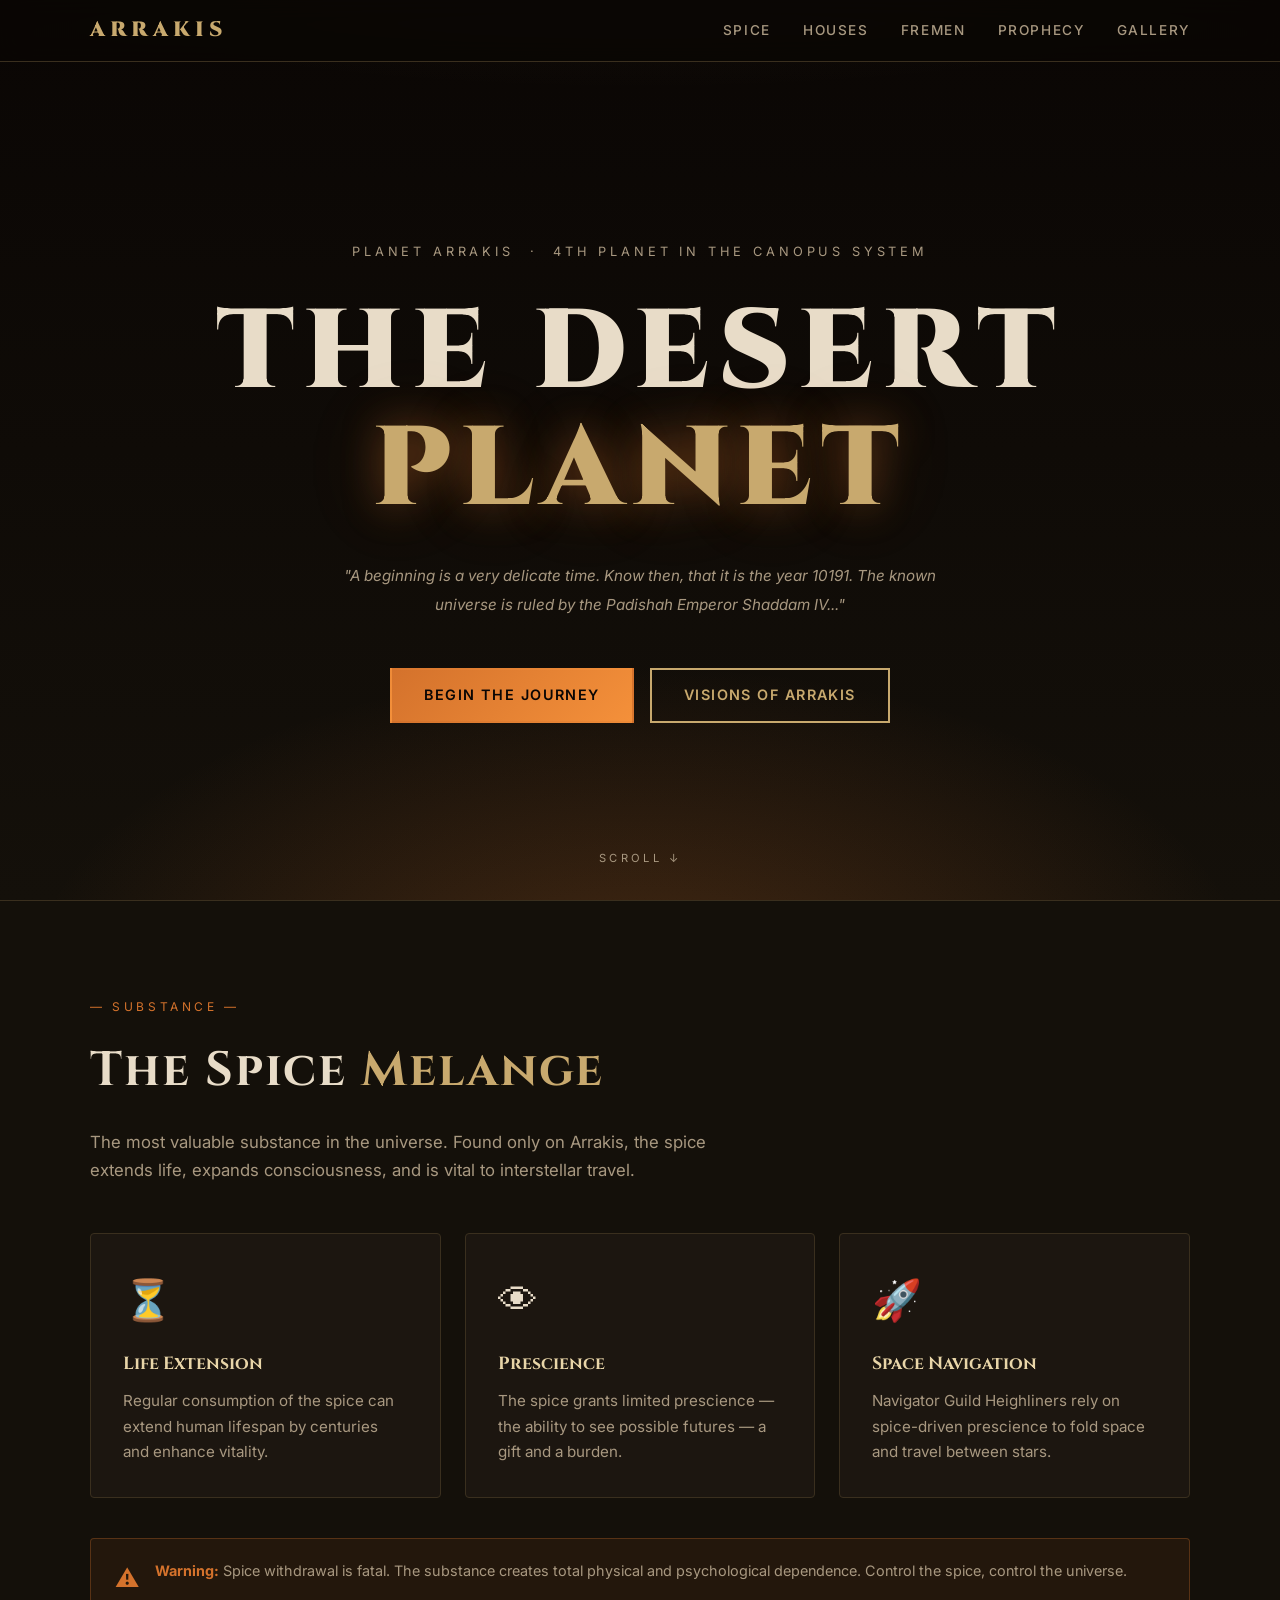
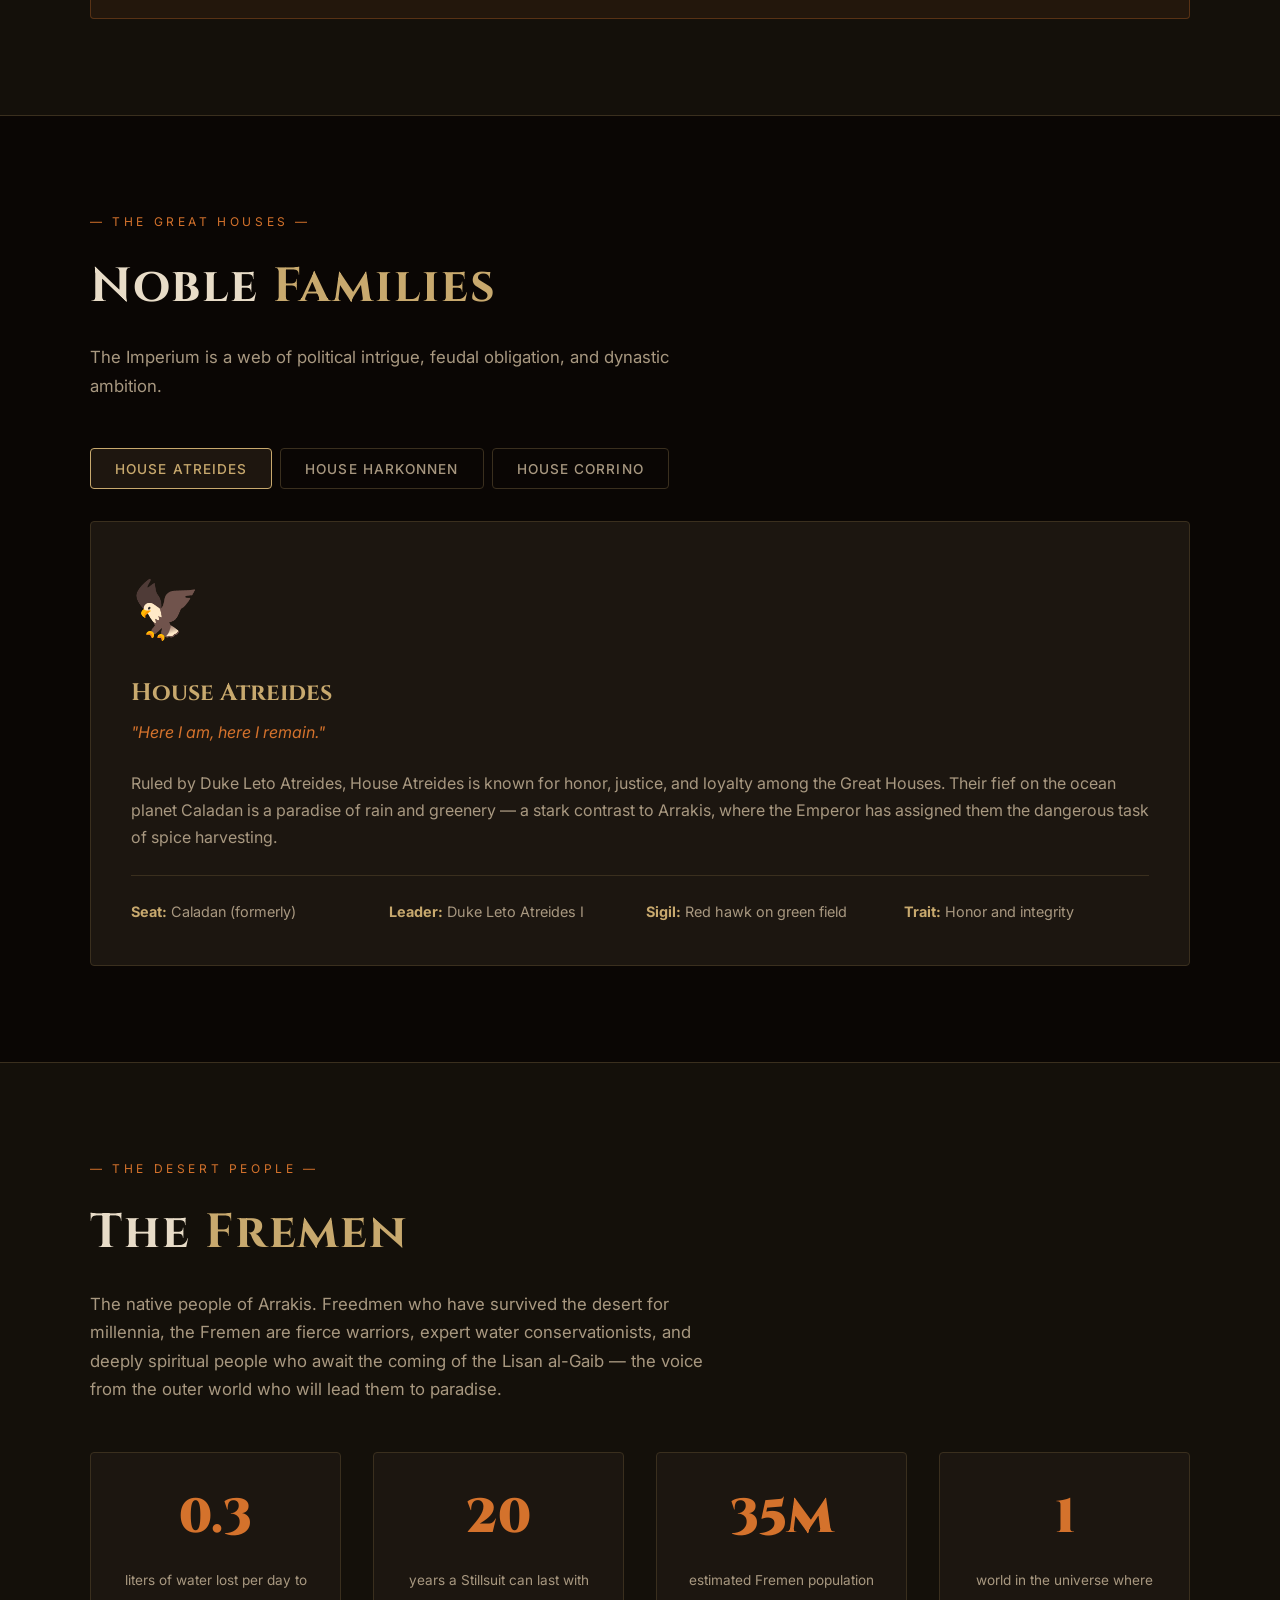
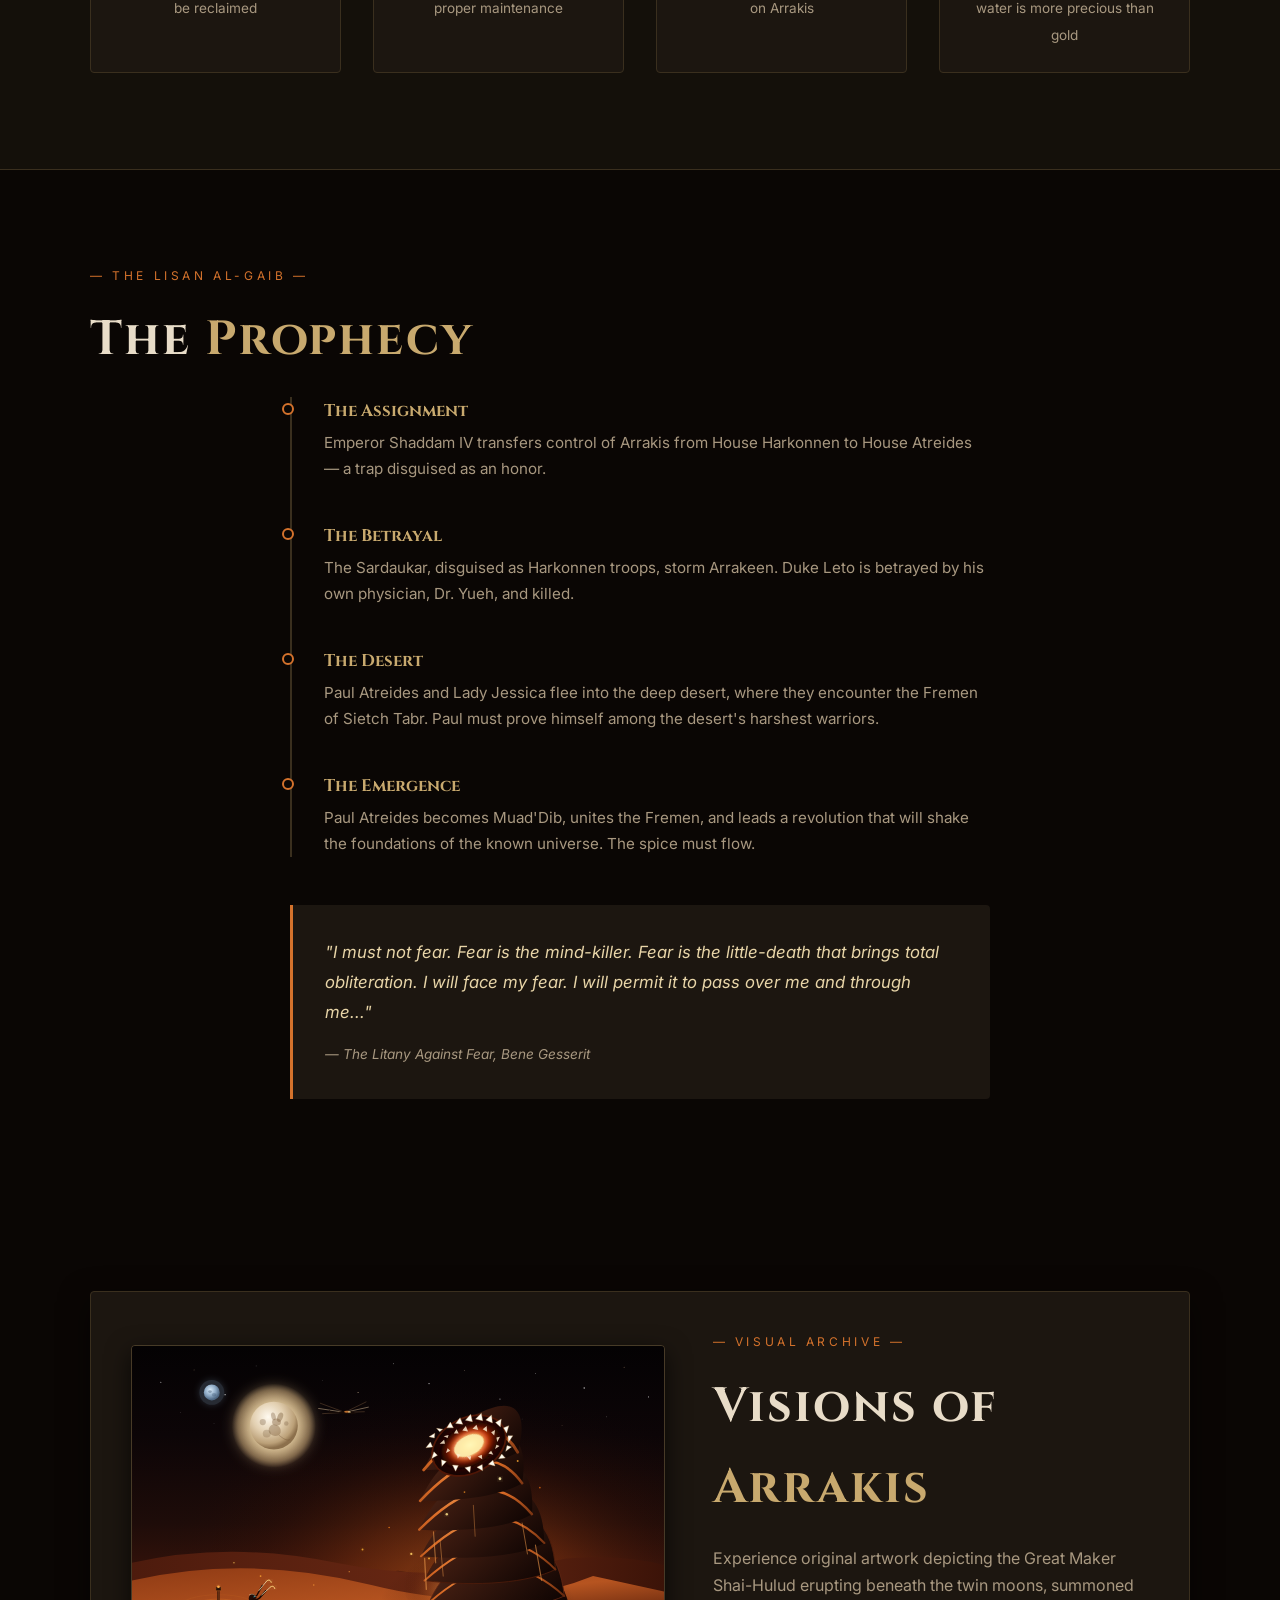
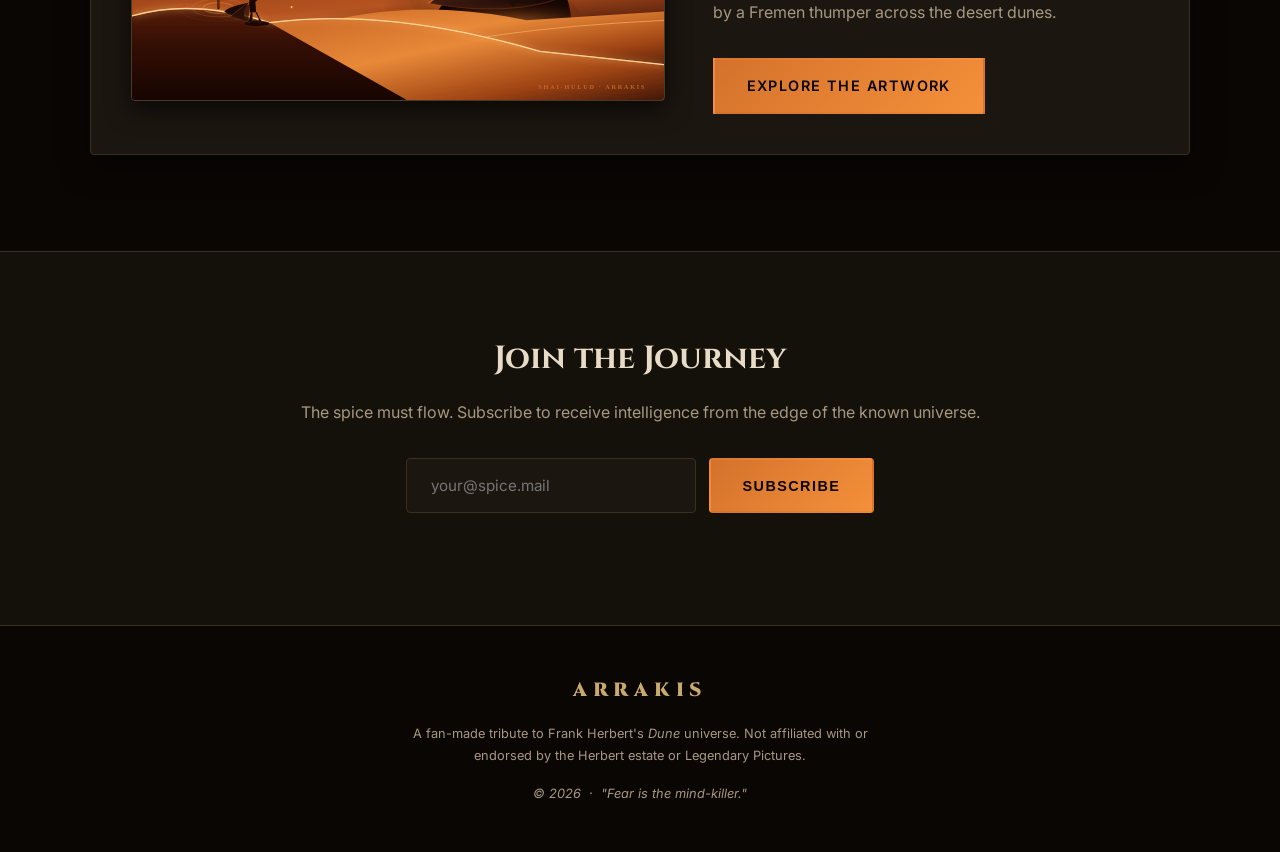
<file: index.html>
<!DOCTYPE html>
<html lang="en">
<head>
  <meta charset="UTF-8" />
  <meta name="viewport" content="width=device-width, initial-scale=1.0" />
  <meta name="description" content="ARRAKIS — The Desert Planet. Experience the world of Dune: spice, sandworms, and the path of the Lisan al-Gaib." />
  <title>ARRAKIS — The Desert Planet</title>
  <link rel="stylesheet" href="styles.css" />
</head>
<body>
  <header class="site-header">
    <div class="container header-inner">
      <a class="logo" href="#top">ARRAKIS</a>
      <nav class="main-nav" id="mainNav">
        <a href="#spice">Spice</a>
        <a href="#houses">Houses</a>
        <a href="#fremen">Fremen</a>
        <a href="#prophecy">Prophecy</a>
        <a href="gallery.html">Gallery</a>
      </nav>
      <button class="nav-toggle" id="navToggle" aria-label="Toggle navigation" aria-expanded="false">
        <span></span><span></span><span></span>
      </button>
    </div>
  </header>

  <main id="top">
    <!-- Hero -->
    <section class="hero">
      <div class="sand-particles" id="sandParticles"></div>
      <div class="container hero-inner">
        <p class="hero-eyebrow"> Planet Arrakis &nbsp;·&nbsp; 4th planet in the Canopus system</p>
        <h1 class="hero-title">
          <span class="line">THE DESERT</span>
          <span class="line glow">PLANET</span>
        </h1>
        <p class="hero-quote">"A beginning is a very delicate time. Know then, that it is the year 10191. The known universe is ruled by the Padishah Emperor Shaddam IV..."</p>
        <div class="hero-actions">
          <a class="btn btn-spice" href="#prophecy">Begin the Journey</a>
          <a class="btn btn-outline" href="gallery.html">Visions of Arrakis</a>
        </div>
      </div>
      <div class="hero-scroll" aria-hidden="true">SCROLL ↓</div>
    </section>

    <!-- Spice section -->
    <section id="spice" class="section spice-section">
      <div class="container">
        <div class="section-label">— Substance —</div>
        <h2 class="section-title">The Spice <span class="accent">Melange</span></h2>
        <p class="section-lead">The most valuable substance in the universe. Found only on Arrakis, the spice extends life, expands consciousness, and is vital to interstellar travel.</p>
        <div class="card-grid">
          <article class="card spice-card">
            <div class="card-icon">⏳</div>
            <h3>Life Extension</h3>
            <p>Regular consumption of the spice can extend human lifespan by centuries and enhance vitality.</p>
          </article>
          <article class="card spice-card">
            <div class="card-icon">👁</div>
            <h3>Prescience</h3>
            <p>The spice grants limited prescience — the ability to see possible futures — a gift and a burden.</p>
          </article>
          <article class="card spice-card">
            <div class="card-icon">🚀</div>
            <h3>Space Navigation</h3>
            <p>Navigator Guild Heighliners rely on spice-driven prescience to fold space and travel between stars.</p>
          </article>
        </div>
        <div class="spice-warning">
          <span class="warn-icon">⚠</span>
          <p><strong>Warning:</strong> Spice withdrawal is fatal. The substance creates total physical and psychological dependence. Control the spice, control the universe.</p>
        </div>
      </div>
    </section>

    <!-- Houses section -->
    <section id="houses" class="section houses-section">
      <div class="container">
        <div class="section-label">— The Great Houses —</div>
        <h2 class="section-title">Noble <span class="accent">Families</span></h2>
        <p class="section-lead">The Imperium is a web of political intrigue, feudal obligation, and dynastic ambition.</p>

        <div class="house-tabs" id="houseTabs">
          <button class="house-tab active" data-house="atreides">House Atreides</button>
          <button class="house-tab" data-house="harkonnen">House Harkonnen</button>
          <button class="house-tab" data-house="corrino">House Corrino</button>
        </div>

        <div class="house-panels" id="housePanels">
          <article class="house-panel active" data-house="atreides">
            <div class="house-emblem">🦅</div>
            <h3>House Atreides</h3>
            <p class="house-motto">"Here I am, here I remain."</p>
            <p>Ruled by Duke Leto Atreides, House Atreides is known for honor, justice, and loyalty among the Great Houses. Their fief on the ocean planet Caladan is a paradise of rain and greenery — a stark contrast to Arrakis, where the Emperor has assigned them the dangerous task of spice harvesting.</p>
            <ul class="house-facts">
              <li><strong>Seat:</strong> Caladan (formerly)</li>
              <li><strong>Leader:</strong> Duke Leto Atreides I</li>
              <li><strong>Sigil:</strong> Red hawk on green field</li>
              <li><strong>Trait:</strong> Honor and integrity</li>
            </ul>
          </article>

          <article class="house-panel" data-house="harkonnen">
            <div class="house-emblem">🐏</div>
            <h3>House Harkonnen</h3>
            <p class="house-motto">"Fear is the mind-killer."</p>
            <p>The Harkonnen dynasty, led by the grotesquely obese Baron Vladimir Harkonnen, thrives on cruelty, exploitation, and treachery. Their homeworld of Giedi Prime is an industrial wasteland of pollution and slave labor. For generations, they have been the bitter enemies of House Atreides.</p>
            <ul class="house-facts">
              <li><strong>Seat:</strong> Giedi Prime</li>
              <li><strong>Leader:</strong> Baron Vladimir Harkonnen</li>
              <li><strong>Sigil:</strong> Black ram on yellow field</li>
              <li><strong>Trait:</strong> Cruelty and greed</li>
            </ul>
          </article>

          <article class="house-panel" data-house="corrino">
            <div class="house-emblem">🦁</div>
            <h3>House Corrino</h3>
            <p class="house-motto">"The throne is earned by blood."</p>
            <p>The Corrino family has ruled the known universe for over 10,000 years since the Butlerian Jihad. Padishah Emperor Shaddam IV sits on the Golden Lion Throne, but his power is balanced — and threatened — by the Landsraad of Great Houses and the Spacing Guild.</p>
            <ul class="house-facts">
              <li><strong>Seat:</strong> Kaitain</li>
              <li><strong>Leader:</strong> Padishah Emperor Shaddam IV</li>
              <li><strong>Sigil:</strong> Golden lion</li>
              <li><strong>Trait:</strong> Political cunning</li>
            </ul>
          </article>
        </div>
      </div>
    </section>

    <!-- Fremen section -->
    <section id="fremen" class="section fremen-section">
      <div class="container fremen-inner">
        <div class="section-label">— The Desert People —</div>
        <h2 class="section-title">The <span class="accent">Fremen</span></h2>
        <p class="section-lead">The native people of Arrakis. Freedmen who have survived the desert for millennia, the Fremen are fierce warriors, expert water conservationists, and deeply spiritual people who await the coming of the Lisan al-Gaib — the voice from the outer world who will lead them to paradise.</p>
        <div class="fremen-grid">
          <div class="fremen-stat">
            <span class="stat-number">0.3</span>
            <span class="stat-label">liters of water lost per day to be reclaimed</span>
          </div>
          <div class="fremen-stat">
            <span class="stat-number">20</span>
            <span class="stat-label">years a Stillsuit can last with proper maintenance</span>
          </div>
          <div class="fremen-stat">
            <span class="stat-number">35M</span>
            <span class="stat-label">estimated Fremen population on Arrakis</span>
          </div>
          <div class="fremen-stat">
            <span class="stat-number">1</span>
            <span class="stat-label">world in the universe where water is more precious than gold</span>
          </div>
        </div>
      </div>
    </section>

    <!-- Prophecy section -->
    <section id="prophecy" class="section prophecy-section">
      <div class="container">
        <div class="section-label">— The Lisan al-Gaib —</div>
        <h2 class="section-title">The <span class="accent">Prophecy</span></h2>
        <div class="prophecy-timeline">
          <div class="timeline-item">
            <div class="timeline-dot"></div>
            <div class="timeline-content">
              <h4>The Assignment</h4>
              <p>Emperor Shaddam IV transfers control of Arrakis from House Harkonnen to House Atreides — a trap disguised as an honor.</p>
            </div>
          </div>
          <div class="timeline-item">
            <div class="timeline-dot"></div>
            <div class="timeline-content">
              <h4>The Betrayal</h4>
              <p>The Sardaukar, disguised as Harkonnen troops, storm Arrakeen. Duke Leto is betrayed by his own physician, Dr. Yueh, and killed.</p>
            </div>
          </div>
          <div class="timeline-item">
            <div class="timeline-dot"></div>
            <div class="timeline-content">
              <h4>The Desert</h4>
              <p>Paul Atreides and Lady Jessica flee into the deep desert, where they encounter the Fremen of Sietch Tabr. Paul must prove himself among the desert's harshest warriors.</p>
            </div>
          </div>
          <div class="timeline-item">
            <div class="timeline-dot"></div>
            <div class="timeline-content">
              <h4>The Emergence</h4>
              <p>Paul Atreides becomes Muad'Dib, unites the Fremen, and leads a revolution that will shake the foundations of the known universe. The spice must flow.</p>
            </div>
          </div>
        </div>
        <blockquote class="prophecy-quote">
          <p>"I must not fear. Fear is the mind-killer. Fear is the little-death that brings total obliteration. I will face my fear. I will permit it to pass over me and through me..."</p>
          <cite>— The Litany Against Fear, Bene Gesserit</cite>
        </blockquote>
      </div>
    </section>

    <!-- Gallery Teaser Section -->
    <section class="section gallery-teaser-section">
      <div class="container">
        <div class="gallery-teaser-card">
          <div class="gallery-teaser-image">
            <a href="gallery.html">
              <img src="assets/images/shai-hulud-dune.svg" alt="Shai-Hulud Dune Artwork Preview" loading="lazy" />
            </a>
          </div>
          <div class="gallery-teaser-content">
            <div class="section-label">— Visual Archive —</div>
            <h2 class="section-title">Visions of <span class="accent">Arrakis</span></h2>
            <p>Experience original artwork depicting the Great Maker Shai-Hulud erupting beneath the twin moons, summoned by a Fremen thumper across the desert dunes.</p>
            <a class="btn btn-spice" href="gallery.html">Explore the Artwork</a>
          </div>
        </div>
      </div>
    </section>

    <!-- Footer CTA -->
    <section class="footer-cta">
      <div class="container">
        <h2>Join the <span class="accent">Journey</span></h2>
        <p>The spice must flow. Subscribe to receive intelligence from the edge of the known universe.</p>
        <form class="cta-form" id="ctaForm">
          <input type="email" id="ctaEmail" placeholder="your@spice.mail" required />
          <button type="submit" class="btn btn-spice">Subscribe</button>
        </form>
        <p class="cta-status" id="ctaStatus" role="status" aria-live="polite"></p>
      </div>
    </section>
  </main>

  <footer class="site-footer">
    <div class="container footer-inner">
      <p class="footer-logo">ARRAKIS</p>
      <p class="footer-note">A fan-made tribute to Frank Herbert's <em>Dune</em> universe. Not affiliated with or endorsed by the Herbert estate or Legendary Pictures.</p>
      <p class="footer-copy">&copy; <span id="year"></span> &nbsp;·&nbsp; "Fear is the mind-killer."</p>
    </div>
  </footer>

  <script src="script.js"></script>
</body>
</html>
</file>
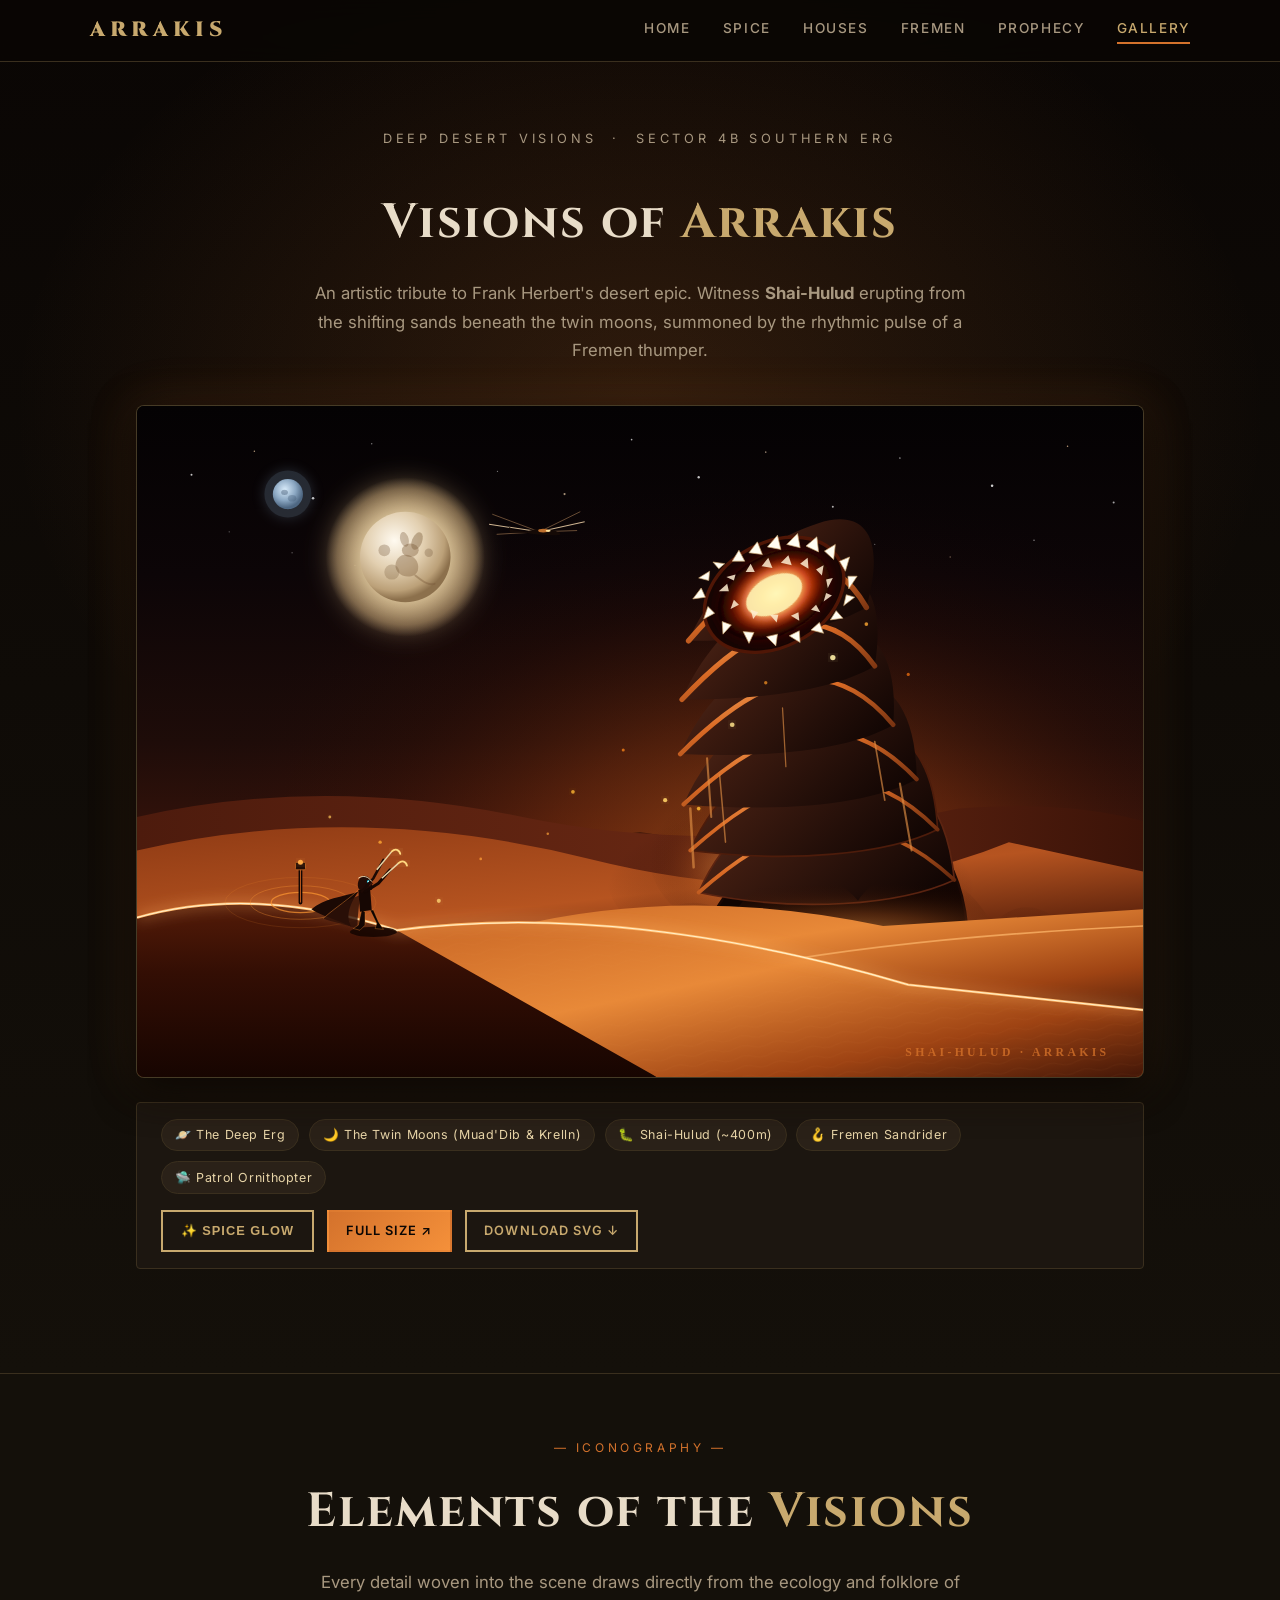
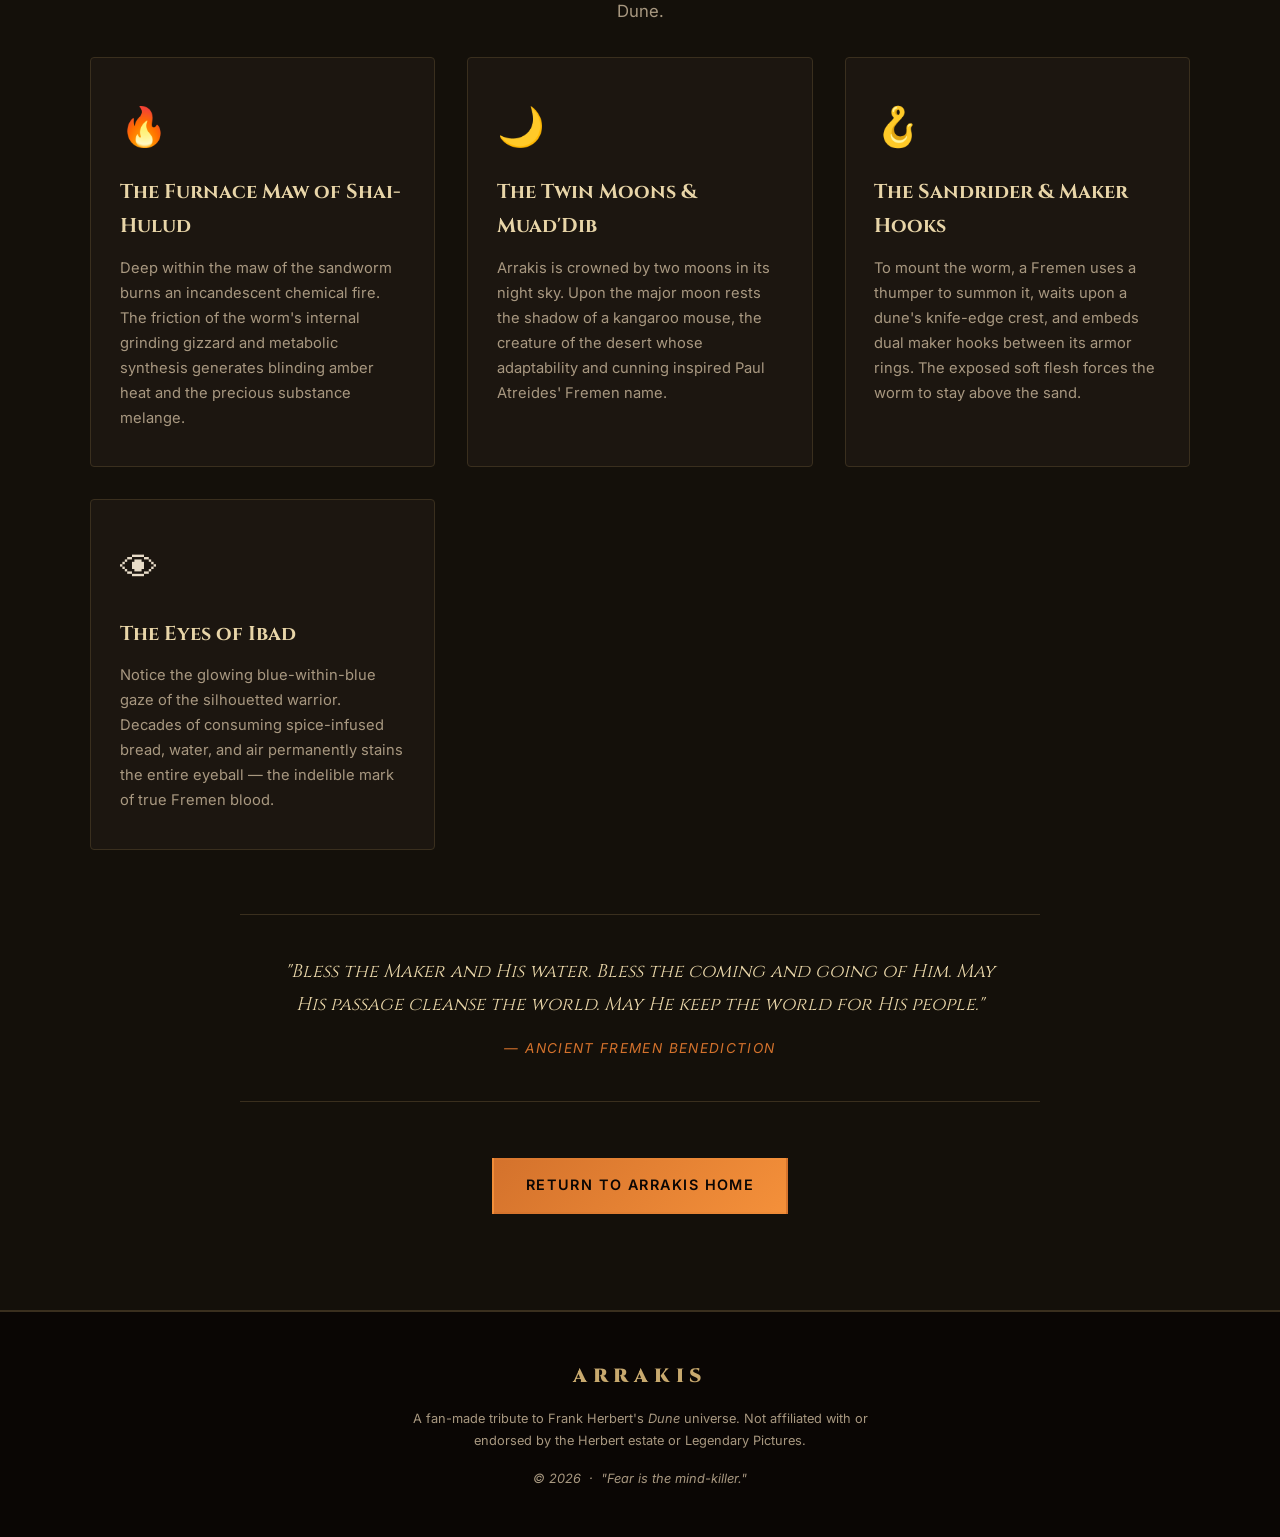
<file: gallery.html>
<!DOCTYPE html>
<html lang="en">
<head>
  <meta charset="UTF-8" />
  <meta name="viewport" content="width=device-width, initial-scale=1.0" />
  <meta name="description" content="Visions of Arrakis — Original Dune-inspired artwork featuring Shai-Hulud breaching beneath the twin moons, with a Fremen sandrider." />
  <title>Visions of Arrakis — Gallery & Dune Artwork</title>
  <link rel="stylesheet" href="styles.css" />
</head>
<body>
  <header class="site-header">
    <div class="container header-inner">
      <a class="logo" href="index.html#top">ARRAKIS</a>
      <nav class="main-nav" id="mainNav">
        <a href="index.html">Home</a>
        <a href="index.html#spice">Spice</a>
        <a href="index.html#houses">Houses</a>
        <a href="index.html#fremen">Fremen</a>
        <a href="index.html#prophecy">Prophecy</a>
        <a href="gallery.html" class="active">Gallery</a>
      </nav>
      <button class="nav-toggle" id="navToggle" aria-label="Toggle navigation" aria-expanded="false">
        <span></span><span></span><span></span>
      </button>
    </div>
  </header>

  <main>
    <!-- Gallery Hero -->
    <section class="gallery-hero">
      <div class="container">
        <p class="hero-eyebrow">Deep Desert Visions &nbsp;·&nbsp; Sector 4B Southern Erg</p>
        <h1 class="section-title">Visions of <span class="accent">Arrakis</span></h1>
        <p class="gallery-lead">
          An artistic tribute to Frank Herbert's desert epic. Witness <strong>Shai-Hulud</strong> erupting from the shifting sands beneath the twin moons, summoned by the rhythmic pulse of a Fremen thumper.
        </p>

        <!-- Artwork Frame -->
        <div class="artwork-frame-container">
          <div class="artwork-wrapper" id="artworkContainer">
            <img
              src="assets/images/shai-hulud-dune.svg"
              alt="Dune illustration depicting Shai-Hulud emerging from sand dunes beneath the twin moons with a Fremen warrior holding maker hooks"
              class="artwork-img"
            />
          </div>

          <!-- Artwork Controls & Meta Info -->
          <div class="artwork-toolbar">
            <div class="artwork-tags">
              <span class="art-tag">🪐 The Deep Erg</span>
              <span class="art-tag">🌙 The Twin Moons (Muad'Dib &amp; Krelln)</span>
              <span class="art-tag">🐛 Shai-Hulud (~400m)</span>
              <span class="art-tag">🪝 Fremen Sandrider</span>
              <span class="art-tag">🛸 Patrol Ornithopter</span>
            </div>
            <div class="artwork-buttons">
              <button type="button" class="btn btn-outline btn-sm" id="toggleGlowBtn">✨ Spice Glow</button>
              <a href="assets/images/shai-hulud-dune.svg" target="_blank" rel="noopener noreferrer" class="btn btn-spice btn-sm">Full Size ↗</a>
              <a href="assets/images/shai-hulud-dune.svg" download="shai-hulud-arrakis.svg" class="btn btn-outline btn-sm">Download SVG ↓</a>
            </div>
          </div>
        </div>
      </div>
    </section>

    <!-- Lore Section -->
    <section class="lore-section">
      <div class="container">
        <div class="section-label" style="text-align: center;">— Iconography —</div>
        <h2 class="section-title" style="text-align: center;">Elements of the <span class="accent">Visions</span></h2>
        <p class="section-lead" style="margin: 0 auto; text-align: center;">
          Every detail woven into the scene draws directly from the ecology and folklore of Dune.
        </p>

        <div class="lore-grid">
          <article class="lore-card">
            <span class="lore-icon">🔥</span>
            <h3>The Furnace Maw of Shai-Hulud</h3>
            <p>
              Deep within the maw of the sandworm burns an incandescent chemical fire. The friction of the worm's internal grinding gizzard and metabolic synthesis generates blinding amber heat and the precious substance melange.
            </p>
          </article>

          <article class="lore-card">
            <span class="lore-icon">🌙</span>
            <h3>The Twin Moons &amp; Muad'Dib</h3>
            <p>
              Arrakis is crowned by two moons in its night sky. Upon the major moon rests the shadow of a kangaroo mouse, the creature of the desert whose adaptability and cunning inspired Paul Atreides' Fremen name.
            </p>
          </article>

          <article class="lore-card">
            <span class="lore-icon">🪝</span>
            <h3>The Sandrider &amp; Maker Hooks</h3>
            <p>
              To mount the worm, a Fremen uses a thumper to summon it, waits upon a dune's knife-edge crest, and embeds dual maker hooks between its armor rings. The exposed soft flesh forces the worm to stay above the sand.
            </p>
          </article>

          <article class="lore-card">
            <span class="lore-icon">👁</span>
            <h3>The Eyes of Ibad</h3>
            <p>
              Notice the glowing blue-within-blue gaze of the silhouetted warrior. Decades of consuming spice-infused bread, water, and air permanently stains the entire eyeball — the indelible mark of true Fremen blood.
            </p>
          </article>
        </div>

        <blockquote class="gallery-quote">
          <p>"Bless the Maker and His water. Bless the coming and going of Him. May His passage cleanse the world. May He keep the world for His people."</p>
          <cite>— Ancient Fremen Benediction</cite>
        </blockquote>

        <div style="text-align: center; margin-top: 3.5rem;">
          <a href="index.html" class="btn btn-spice">Return to Arrakis Home</a>
        </div>
      </div>
    </section>
  </main>

  <footer class="site-footer">
    <div class="container footer-inner">
      <p class="footer-logo">ARRAKIS</p>
      <p class="footer-note">A fan-made tribute to Frank Herbert's <em>Dune</em> universe. Not affiliated with or endorsed by the Herbert estate or Legendary Pictures.</p>
      <p class="footer-copy">&copy; <span id="year"></span> &nbsp;·&nbsp; "Fear is the mind-killer."</p>
    </div>
  </footer>

  <script src="script.js"></script>
</body>
</html>
</file>
<file: styles.css>
@import url('https://fonts.googleapis.com/css2?family=Cinzel:wght@400;700;900&family=Inter:wght@300;400;500;600&display=swap');

:root {
  --bg-deep: #0a0604;
  --bg-dark: #14100a;
  --bg-card: #1c1610;
  --sand: #c8a96e;
  --sand-light: #e8d5a8;
  --spice: #d4722c;
  --spice-bright: #f4903a;
  --text: #e8dcc8;
  --text-muted: #a89880;
  --border: #3a2f1e;
  --radius: 4px;
}

* { box-sizing: border-box; margin: 0; padding: 0; }

html { scroll-behavior: smooth; }

body {
  font-family: 'Inter', system-ui, sans-serif;
  background: var(--bg-deep);
  color: var(--text);
  line-height: 1.7;
  overflow-x: hidden;
}

.container {
  width: min(1100px, 92%);
  margin: 0 auto;
}

/* ============ HEADER ============ */
.site-header {
  position: fixed;
  top: 0; left: 0; right: 0;
  z-index: 100;
  background: rgba(10, 6, 4, 0.85);
  backdrop-filter: blur(12px);
  border-bottom: 1px solid var(--border);
}

.header-inner {
  display: flex;
  align-items: center;
  justify-content: space-between;
  padding: 0.8rem 0;
}

.logo {
  font-family: 'Cinzel', serif;
  font-size: 1.3rem;
  font-weight: 900;
  letter-spacing: 0.25em;
  color: var(--sand);
  text-decoration: none;
}

.main-nav { display: flex; gap: 2rem; }
.main-nav a {
  color: var(--text-muted);
  text-decoration: none;
  font-size: 0.85rem;
  font-weight: 500;
  letter-spacing: 0.12em;
  text-transform: uppercase;
  transition: color 0.3s;
}
.main-nav a:hover,
.main-nav a.active {
  color: var(--sand);
}
.main-nav a.active {
  border-bottom: 2px solid var(--spice);
  padding-bottom: 2px;
}

.nav-toggle {
  display: none;
  flex-direction: column;
  gap: 5px;
  background: none;
  border: 0;
  cursor: pointer;
  padding: 6px;
}
.nav-toggle span {
  width: 24px; height: 2px;
  background: var(--sand);
  display: block;
}

/* ============ HERO ============ */
.hero {
  min-height: 100vh;
  display: flex;
  flex-direction: column;
  justify-content: center;
  position: relative;
  padding: 8rem 0 4rem;
  background:
    radial-gradient(ellipse 80% 60% at 50% 110%, rgba(212, 114, 44, 0.25) 0%, transparent 60%),
    radial-gradient(ellipse 120% 40% at 50% -10%, rgba(200, 169, 110, 0.08) 0%, transparent 50%),
    linear-gradient(180deg, var(--bg-deep) 0%, var(--bg-dark) 100%);
}

.hero-inner { text-align: center; position: relative; z-index: 2; }

.hero-eyebrow {
  font-size: 0.8rem;
  letter-spacing: 0.3em;
  text-transform: uppercase;
  color: var(--text-muted);
  margin-bottom: 2rem;
}

.hero-title {
  font-family: 'Cinzel', serif;
  font-size: clamp(3rem, 10vw, 7rem);
  font-weight: 900;
  line-height: 1.05;
  letter-spacing: 0.08em;
  margin-bottom: 2rem;
}
.hero-title .line {
  display: block;
}
.hero-title .glow {
  color: var(--sand);
  text-shadow:
    0 0 40px rgba(212, 114, 44, 0.4),
    0 0 80px rgba(212, 114, 44, 0.2);
}

.hero-quote {
  max-width: 600px;
  margin: 0 auto 3rem;
  font-size: 0.95rem;
  font-style: italic;
  color: var(--text-muted);
  line-height: 1.9;
}

.hero-actions {
  display: flex;
  gap: 1rem;
  justify-content: center;
  flex-wrap: wrap;
}

.hero-scroll {
  position: absolute;
  bottom: 2rem;
  left: 50%;
  transform: translateX(-50%);
  font-size: 0.7rem;
  letter-spacing: 0.3em;
  color: var(--text-muted);
  animation: float 3s ease-in-out infinite;
}

/* Sand particles */
.sand-particles {
  position: absolute;
  inset: 0;
  overflow: hidden;
  pointer-events: none;
  z-index: 1;
}
.sand-particle {
  position: absolute;
  width: 2px; height: 2px;
  background: var(--sand);
  border-radius: 50%;
  opacity: 0;
  animation: sandDrift linear infinite;
}
@keyframes sandDrift {
  0% { opacity: 0; transform: translateY(100vh) translateX(0); }
  10% { opacity: 0.7; }
  90% { opacity: 0.7; }
  100% { opacity: 0; transform: translateY(-10vh) translateX(40px); }
}

/* ============ BUTTONS ============ */
.btn {
  display: inline-block;
  padding: 0.85rem 2rem;
  font-size: 0.9rem;
  font-weight: 600;
  letter-spacing: 0.1em;
  text-decoration: none;
  border: 2px solid transparent;
  cursor: pointer;
  transition: all 0.3s;
  text-transform: uppercase;
}
.btn-spice {
  background: linear-gradient(135deg, var(--spice) 0%, var(--spice-bright) 100%);
  color: var(--bg-deep);
}
.btn-spice:hover {
  transform: translateY(-2px);
  box-shadow: 0 8px 30px rgba(212, 114, 44, 0.4);
}
.btn-outline {
  border-color: var(--sand);
  color: var(--sand);
  background: transparent;
}
.btn-outline:hover {
  background: rgba(200, 169, 110, 0.1);
  border-color: var(--sand-light);
}

/* ============ SECTIONS ============ */
.section { padding: 6rem 0; position: relative; }

.section-label {
  font-size: 0.75rem;
  letter-spacing: 0.3em;
  text-transform: uppercase;
  color: var(--spice);
  margin-bottom: 0.8rem;
}

.section-title {
  font-family: 'Cinzel', serif;
  font-size: clamp(2rem, 5vw, 3rem);
  font-weight: 700;
  margin-bottom: 1rem;
  letter-spacing: 0.04em;
}
.section-title .accent {
  color: var(--sand);
}

.section-lead {
  max-width: 640px;
  font-size: 1.05rem;
  color: var(--text-muted);
  margin-bottom: 3rem;
}

/* ============ SPICE SECTION ============ */
.spice-section {
  background: var(--bg-dark);
  border-top: 1px solid var(--border);
  border-bottom: 1px solid var(--border);
}

.card-grid {
  display: grid;
  grid-template-columns: repeat(auto-fit, minmax(280px, 1fr));
  gap: 1.5rem;
  margin-bottom: 2.5rem;
}

.spice-card {
  background: var(--bg-card);
  border: 1px solid var(--border);
  border-radius: var(--radius);
  padding: 2rem;
  transition: transform 0.3s, border-color 0.3s;
}
.spice-card:hover {
  transform: translateY(-4px);
  border-color: var(--spice);
}
.spice-card .card-icon {
  font-size: 2.5rem;
  margin-bottom: 1rem;
}
.spice-card h3 {
  font-family: 'Cinzel', serif;
  font-size: 1.1rem;
  margin-bottom: 0.5rem;
  color: var(--sand-light);
}
.spice-card p { font-size: 0.95rem; color: var(--text-muted); }

.spice-warning {
  display: flex;
  align-items: flex-start;
  gap: 1rem;
  background: rgba(212, 114, 44, 0.08);
  border: 1px solid rgba(212, 114, 44, 0.3);
  border-radius: var(--radius);
  padding: 1.2rem 1.5rem;
}
.warn-icon { font-size: 1.5rem; color: var(--spice); }
.spice-warning p { font-size: 0.9rem; color: var(--text-muted); }
.spice-warning strong { color: var(--spice); }

/* ============ HOUSES SECTION ============ */
.house-tabs {
  display: flex;
  gap: 0.5rem;
  margin-bottom: 2rem;
  flex-wrap: wrap;
}
.house-tab {
  padding: 0.7rem 1.5rem;
  background: transparent;
  border: 1px solid var(--border);
  color: var(--text-muted);
  font-family: 'Inter', sans-serif;
  font-size: 0.85rem;
  font-weight: 500;
  letter-spacing: 0.08em;
  text-transform: uppercase;
  cursor: pointer;
  transition: all 0.3s;
  border-radius: var(--radius);
}
.house-tab:hover { border-color: var(--sand); color: var(--sand); }
.house-tab.active {
  background: rgba(200, 169, 110, 0.1);
  border-color: var(--sand);
  color: var(--sand);
}

.house-panel {
  display: none;
  background: var(--bg-card);
  border: 1px solid var(--border);
  border-radius: var(--radius);
  padding: 2.5rem;
  animation: fadeIn 0.4s ease;
}
.house-panel.active { display: block; }

@keyframes fadeIn {
  from { opacity: 0; transform: translateY(10px); }
  to { opacity: 1; transform: translateY(0); }
}

.house-emblem { font-size: 3.5rem; margin-bottom: 1rem; }
.house-panel h3 {
  font-family: 'Cinzel', serif;
  font-size: 1.5rem;
  color: var(--sand);
  margin-bottom: 0.3rem;
}
.house-motto {
  font-style: italic;
  color: var(--spice) !important;
  margin-bottom: 1.5rem !important;
  font-size: 1rem !important;
}
.house-panel > p:not(.house-motto) {
  color: var(--text-muted);
  margin-bottom: 1.5rem;
}

.house-facts {
  list-style: none;
  display: grid;
  grid-template-columns: repeat(auto-fit, minmax(200px, 1fr));
  gap: 0.8rem;
  padding-top: 1.5rem;
  border-top: 1px solid var(--border);
}
.house-facts li {
  font-size: 0.9rem;
  color: var(--text-muted);
}
.house-facts strong { color: var(--sand); }

/* ============ FREMEN SECTION ============ */
.fremen-section {
  background: var(--bg-dark);
  border-top: 1px solid var(--border);
  border-bottom: 1px solid var(--border);
}

.fremen-grid {
  display: grid;
  grid-template-columns: repeat(auto-fit, minmax(220px, 1fr));
  gap: 2rem;
}
.fremen-stat {
  text-align: center;
  padding: 1.5rem;
  border: 1px solid var(--border);
  border-radius: var(--radius);
  background: var(--bg-card);
}
.stat-number {
  display: block;
  font-family: 'Cinzel', serif;
  font-size: 3rem;
  font-weight: 900;
  color: var(--spice);
  margin-bottom: 0.5rem;
}
.stat-label {
  font-size: 0.85rem;
  color: var(--text-muted);
}

/* ============ PROPHECY SECTION ============ */
.prophecy-timeline {
  max-width: 700px;
  margin: 0 auto 3rem;
  padding-left: 2rem;
  border-left: 2px solid var(--border);
}
.timeline-item {
  position: relative;
  padding-bottom: 2.5rem;
}
.timeline-item:last-child { padding-bottom: 0; }
.timeline-dot {
  position: absolute;
  left: -2.6rem;
  top: 0.4rem;
  width: 12px; height: 12px;
  background: var(--bg-deep);
  border: 2px solid var(--spice);
  border-radius: 50%;
}
.timeline-content h4 {
  font-family: 'Cinzel', serif;
  font-size: 1.05rem;
  color: var(--sand);
  margin-bottom: 0.3rem;
}
.timeline-content p {
  font-size: 0.95rem;
  color: var(--text-muted);
}

.prophecy-quote {
  max-width: 700px;
  margin: 0 auto;
  padding: 2rem;
  border-left: 3px solid var(--spice);
  background: var(--bg-card);
  border-radius: 0 var(--radius) var(--radius) 0;
}
.prophecy-quote p {
  font-style: italic;
  font-size: 1.05rem;
  color: var(--sand-light);
  margin-bottom: 0.8rem;
  line-height: 1.8;
}
.prophecy-quote cite {
  font-size: 0.85rem;
  color: var(--text-muted);
}

/* ============ FOOTER CTA ============ */
.footer-cta {
  background: var(--bg-dark);
  border-top: 1px solid var(--border);
  padding: 5rem 0;
  text-align: center;
}
.footer-cta h2 {
  font-family: 'Cinzel', serif;
  font-size: 2rem;
  margin-bottom: 0.8rem;
}
.footer-cta > .container > p {
  color: var(--text-muted);
  margin-bottom: 2rem;
}
.cta-form {
  display: flex;
  gap: 0.8rem;
  justify-content: center;
  flex-wrap: wrap;
}
.cta-form input {
  padding: 0.85rem 1.5rem;
  background: var(--bg-card);
  border: 1px solid var(--border);
  color: var(--text);
  font: inherit;
  font-size: 0.95rem;
  border-radius: var(--radius);
  min-width: 280px;
}
.cta-form input:focus {
  outline: 2px solid var(--spice);
  border-color: transparent;
}
.cta-form .btn { border-radius: var(--radius); }
.cta-status { margin-top: 1rem; color: var(--sand); font-size: 0.9rem; }

/* ============ FOOTER ============ */
.site-footer {
  background: var(--bg-deep);
  border-top: 1px solid var(--border);
  padding: 3rem 0;
  text-align: center;
}
.footer-logo {
  font-family: 'Cinzel', serif;
  font-size: 1.2rem;
  font-weight: 900;
  letter-spacing: 0.3em;
  color: var(--sand);
  margin-bottom: 1rem;
}
.footer-note {
  font-size: 0.8rem;
  color: var(--text-muted);
  max-width: 500px;
  margin: 0 auto 1rem;
}
.footer-copy {
  font-size: 0.8rem;
  color: var(--text-muted);
  font-style: italic;
}

/* ============ ANIMATIONS ============ */
@keyframes float {
  0%, 100% { transform: translateX(-50%) translateY(0); }
  50% { transform: translateX(-50%) translateY(-8px); }
}

/* ============ GALLERY & ARTWORK STYLES ============ */
.gallery-hero {
  padding: 8rem 0 3rem;
  text-align: center;
  position: relative;
  background:
    radial-gradient(ellipse 70% 50% at 50% 30%, rgba(212, 114, 44, 0.18) 0%, transparent 70%),
    linear-gradient(180deg, var(--bg-deep) 0%, var(--bg-dark) 100%);
}

.gallery-lead {
  max-width: 680px;
  margin: 0 auto 2.5rem;
  font-size: 1.05rem;
  color: var(--text-muted);
}

.artwork-frame-container {
  max-width: 1040px;
  margin: 0 auto 3.5rem;
  padding: 0 1rem;
}

.artwork-wrapper {
  position: relative;
  border-radius: 8px;
  overflow: hidden;
  border: 1px solid rgba(200, 169, 110, 0.35);
  box-shadow:
    0 12px 40px rgba(0, 0, 0, 0.8),
    0 0 50px rgba(212, 114, 44, 0.2);
  background: #000;
  transition: all 0.5s ease;
}

.artwork-wrapper.hyper-glow {
  box-shadow:
    0 12px 60px rgba(0, 0, 0, 0.9),
    0 0 90px rgba(244, 144, 58, 0.55),
    0 0 25px rgba(255, 230, 140, 0.3);
  border-color: var(--spice-bright);
}

.artwork-wrapper img,
.artwork-wrapper svg {
  display: block;
  width: 100%;
  height: auto;
  aspect-ratio: 1200 / 800;
  object-fit: cover;
}

.artwork-toolbar {
  display: flex;
  justify-content: space-between;
  align-items: center;
  flex-wrap: wrap;
  gap: 1rem;
  margin-top: 1.5rem;
  padding: 1rem 1.5rem;
  background: var(--bg-card);
  border: 1px solid var(--border);
  border-radius: var(--radius);
}

.artwork-tags {
  display: flex;
  flex-wrap: wrap;
  gap: 0.6rem;
}

.art-tag {
  display: inline-flex;
  align-items: center;
  gap: 0.4rem;
  font-size: 0.78rem;
  letter-spacing: 0.05em;
  background: rgba(200, 169, 110, 0.08);
  border: 1px solid var(--border);
  padding: 0.3rem 0.8rem;
  border-radius: 20px;
  color: var(--sand-light);
}

.artwork-buttons {
  display: flex;
  gap: 0.8rem;
  flex-wrap: wrap;
}

.btn-sm {
  padding: 0.5rem 1.1rem;
  font-size: 0.8rem;
  letter-spacing: 0.08em;
}

/* ============ LORE CARDS ============ */
.lore-section {
  padding: 4rem 0 6rem;
  background: var(--bg-dark);
  border-top: 1px solid var(--border);
  border-bottom: 1px solid var(--border);
}

.lore-grid {
  display: grid;
  grid-template-columns: repeat(auto-fit, minmax(280px, 1fr));
  gap: 2rem;
  margin-top: 2rem;
}

.lore-card {
  background: var(--bg-card);
  border: 1px solid var(--border);
  border-radius: var(--radius);
  padding: 2.2rem 1.8rem;
  position: relative;
  transition: transform 0.3s ease, border-color 0.3s ease;
}

.lore-card:hover {
  transform: translateY(-5px);
  border-color: var(--sand);
}

.lore-icon {
  font-size: 2.4rem;
  margin-bottom: 1rem;
  display: inline-block;
}

.lore-card h3 {
  font-family: 'Cinzel', serif;
  font-size: 1.25rem;
  color: var(--sand-light);
  margin-bottom: 0.8rem;
}

.lore-card p {
  color: var(--text-muted);
  font-size: 0.92rem;
  line-height: 1.7;
}

.gallery-quote {
  max-width: 800px;
  margin: 4rem auto 0;
  text-align: center;
  padding: 2.5rem;
  border-top: 1px solid var(--border);
  border-bottom: 1px solid var(--border);
  background: rgba(20, 16, 10, 0.4);
}

.gallery-quote p {
  font-family: 'Cinzel', serif;
  font-size: 1.15rem;
  color: var(--sand-light);
  font-style: italic;
  margin-bottom: 0.8rem;
  line-height: 1.8;
}

.gallery-quote cite {
  font-size: 0.85rem;
  color: var(--spice);
  letter-spacing: 0.1em;
  text-transform: uppercase;
}

/* ============ GALLERY TEASER (HOMEPAGE) ============ */
.gallery-teaser-section {
  background: var(--bg-deep);
}

.gallery-teaser-card {
  display: grid;
  grid-template-columns: 1.1fr 0.9fr;
  gap: 3rem;
  align-items: center;
  background: var(--bg-card);
  border: 1px solid var(--border);
  border-radius: var(--radius);
  padding: 2.5rem;
  position: relative;
  overflow: hidden;
  box-shadow: 0 10px 30px rgba(0, 0, 0, 0.5);
}

.gallery-teaser-image {
  border-radius: var(--radius);
  overflow: hidden;
  border: 1px solid rgba(200, 169, 110, 0.25);
  box-shadow: 0 8px 25px rgba(0, 0, 0, 0.7);
  transition: transform 0.4s ease, border-color 0.4s ease;
}

.gallery-teaser-card:hover .gallery-teaser-image {
  transform: scale(1.02);
  border-color: var(--spice);
}

.gallery-teaser-image img {
  width: 100%;
  height: auto;
  display: block;
}

.gallery-teaser-content p {
  color: var(--text-muted);
  margin-bottom: 2rem;
  font-size: 1rem;
}

/* ============ RESPONSIVE ============ */
@media (max-width: 720px) {
  .nav-toggle { display: flex; }
  .main-nav {
    display: none;
    position: absolute;
    top: 100%; left: 0; right: 0;
    background: var(--bg-dark);
    flex-direction: column;
    padding: 1rem 4%;
    border-bottom: 1px solid var(--border);
  }
  .main-nav.open { display: flex; }
  .main-nav a { margin: 0.5rem 0; }
  .hero { padding: 6rem 0 3rem; }
  .gallery-hero { padding: 6rem 0 2rem; }
  .gallery-teaser-card { grid-template-columns: 1fr; gap: 2rem; padding: 1.5rem; }
  .artwork-toolbar { flex-direction: column; align-items: flex-start; }
  .house-panel { padding: 1.5rem; }
  .prophecy-timeline { padding-left: 1.5rem; }
  .timeline-dot { left: -2.1rem; }
}
</file>
